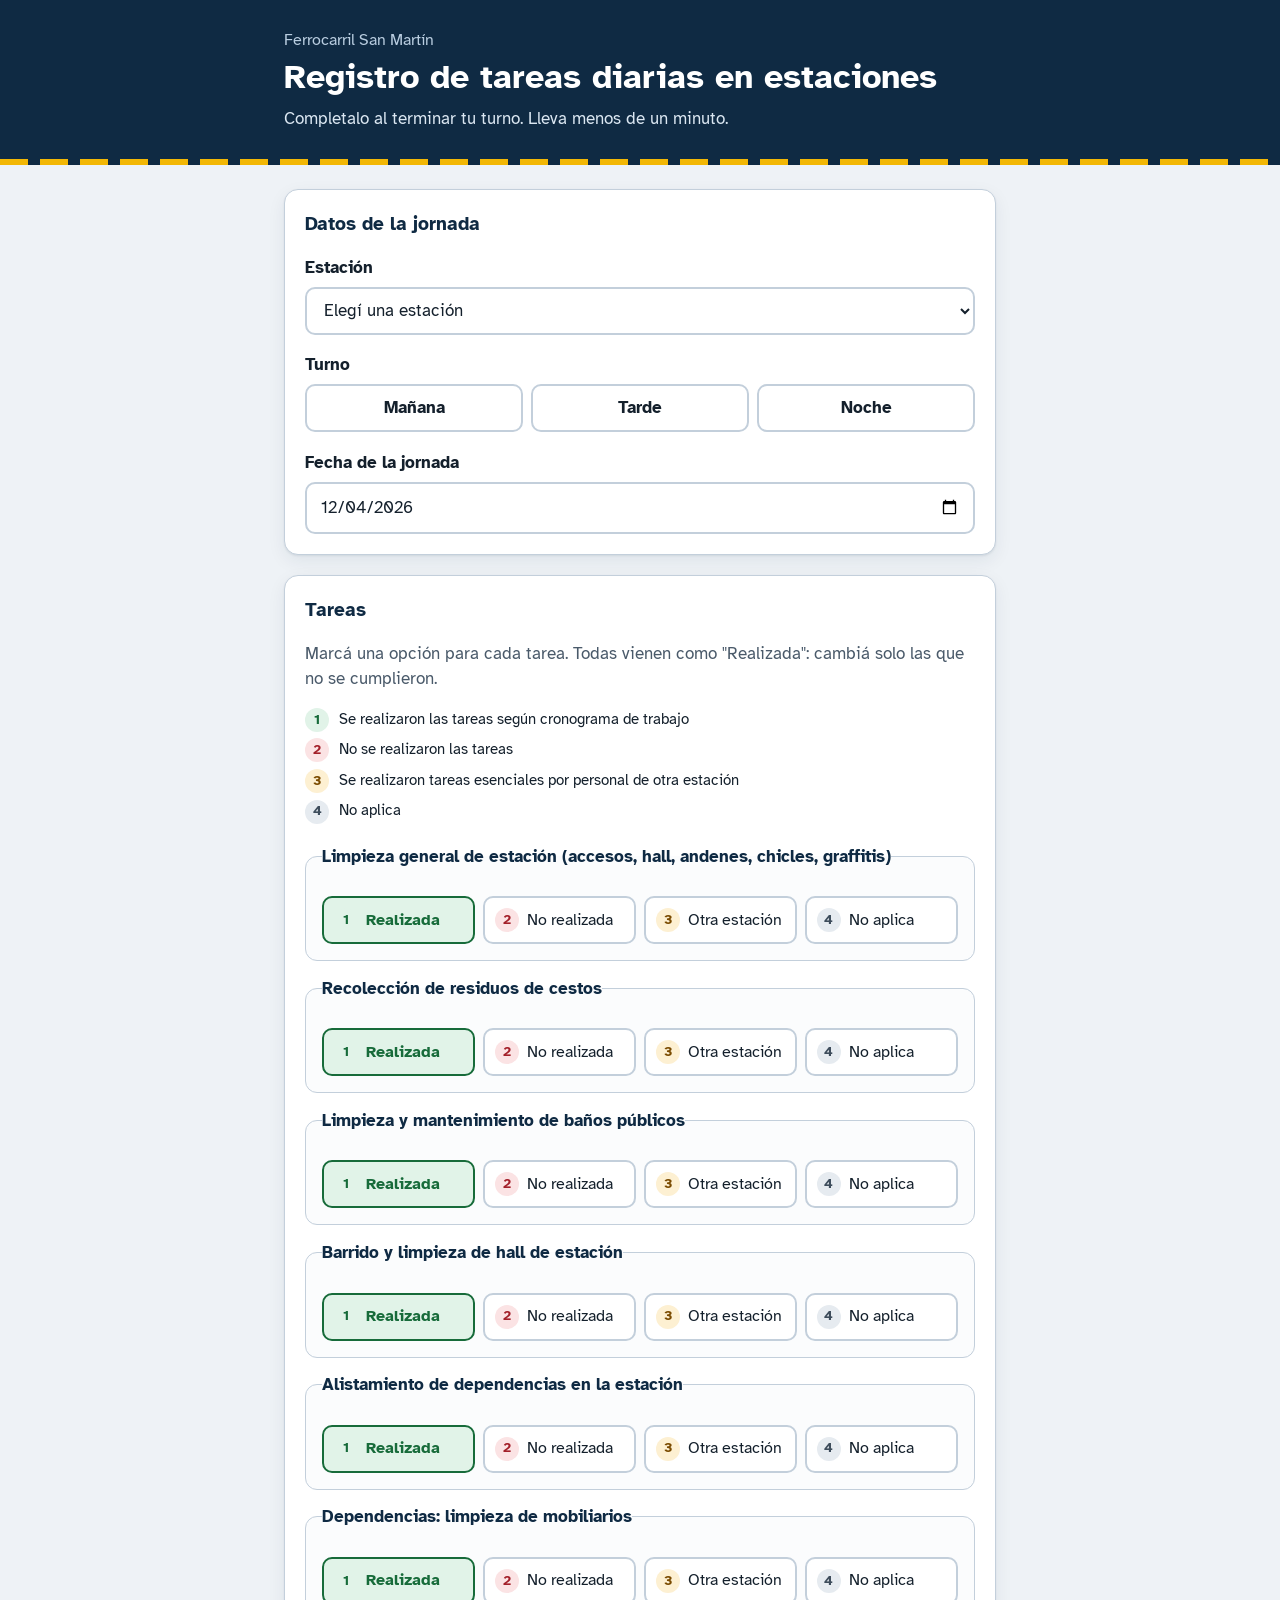
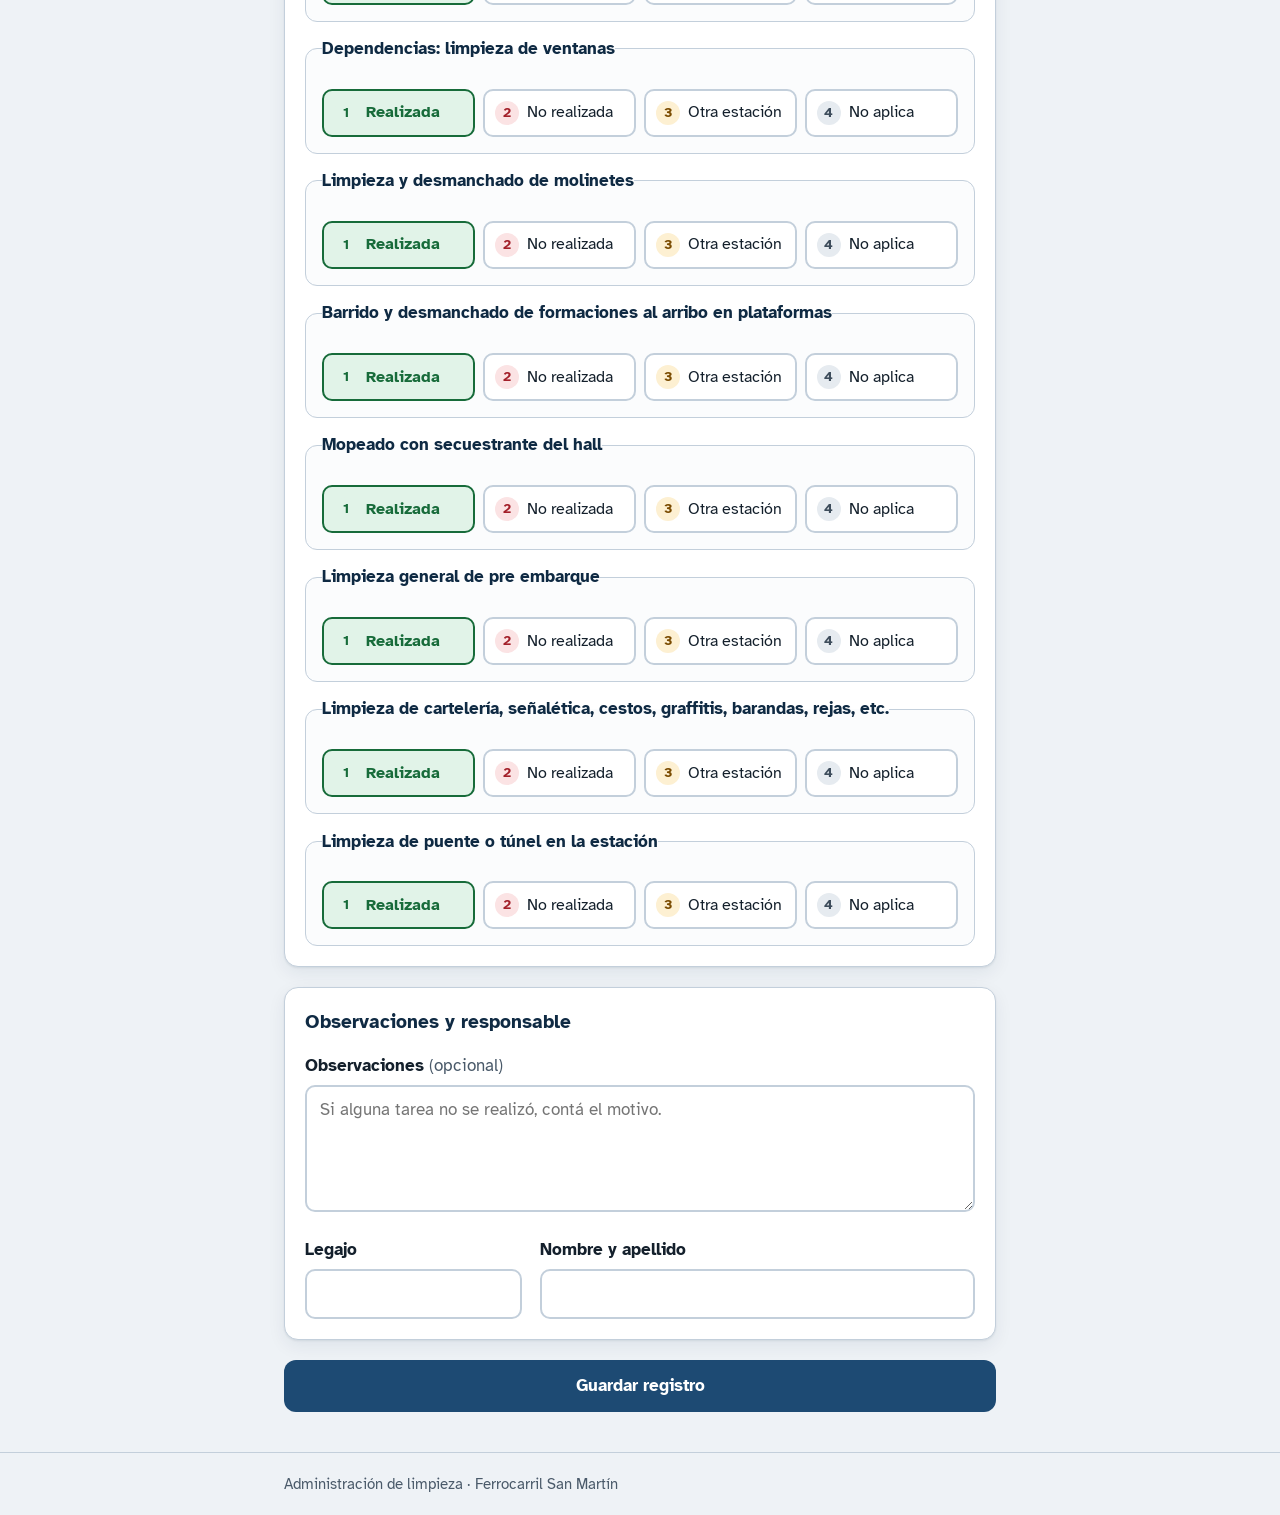
<file: index.html>
<!DOCTYPE html>
<html lang="es">

<head>
  <meta charset="UTF-8">
  <meta name="viewport" content="width=device-width, initial-scale=1">
  <title>Registro de tareas diarias · Estaciones</title>
  <meta name="theme-color" content="#0f2a43">
  <link rel="preconnect" href="https://fonts.googleapis.com">
  <link rel="preconnect" href="https://fonts.gstatic.com" crossorigin>
  <link href="https://fonts.googleapis.com/css2?family=Atkinson+Hyperlegible:wght@400;700&display=swap"
    rel="stylesheet">
  <link rel="stylesheet" href="styles.css">
</head>

<body>
  <a class="skip-link" href="#formulario">Ir al formulario</a>

  <header class="cabecera">
    <div class="contenedor">
      <p class="cabecera__linea">Ferrocarril San Martín</p>
      <h1 class="cabecera__titulo">Registro de tareas diarias en estaciones</h1>
      <p class="cabecera__texto">Completalo al terminar tu turno. Lleva menos de un minuto.</p>
    </div>
  </header>

  <main class="contenedor principal">
    <div id="aviso" class="mensaje mensaje--aviso" role="alert" hidden></div>

    <form id="formulario" class="formulario" novalidate>

      <section class="bloque" aria-labelledby="t-jornada">
        <h2 id="t-jornada" class="bloque__titulo">Datos de la jornada</h2>

        <div class="campo">
          <label for="estacion">Estación</label>
          <select id="estacion" name="estacion" required aria-describedby="error-estacion">
            <option value="">Elegí una estación</option>
          </select>
          <p id="error-estacion" class="error" hidden></p>
        </div>

        <fieldset class="campo">
          <legend>Turno</legend>
          <div id="turnos" class="segmentado"></div>
          <p id="error-turno" class="error" hidden></p>
        </fieldset>

        <div class="campo">
          <label for="fecha">Fecha de la jornada</label>
          <input type="date" id="fecha" name="fecha" required aria-describedby="error-fecha">
          <p id="error-fecha" class="error" hidden></p>
        </div>
      </section>

      <section class="bloque" aria-labelledby="t-tareas">
        <h2 id="t-tareas" class="bloque__titulo">Tareas</h2>
        <p class="ayuda">Marcá una opción para cada tarea. Todas vienen como "Realizada": cambiá solo las que no se
          cumplieron.</p>
        <ul id="leyenda" class="leyenda"></ul>
        <div id="tareas" class="tareas"></div>
      </section>

      <section class="bloque" aria-labelledby="t-cierre">
        <h2 id="t-cierre" class="bloque__titulo">Observaciones y responsable</h2>

        <div class="campo">
          <label for="observaciones">Observaciones <span class="opcional">(opcional)</span></label>
          <textarea id="observaciones" name="observaciones" rows="4" maxlength="1000"
            placeholder="Si alguna tarea no se realizó, contá el motivo."></textarea>
        </div>

        <div class="fila">
          <div class="campo">
            <label for="legajo">Legajo</label>
            <input type="text" id="legajo" name="legajo" inputmode="numeric" maxlength="15" autocomplete="off" required
              aria-describedby="error-legajo">
            <p id="error-legajo" class="error" hidden></p>
          </div>
          <div class="campo">
            <label for="nombre">Nombre y apellido</label>
            <input type="text" id="nombre" name="nombre" maxlength="80" autocomplete="name" required
              aria-describedby="error-nombre">
            <p id="error-nombre" class="error" hidden></p>
          </div>
        </div>
      </section>

      <div id="estado" class="mensaje mensaje--error" role="alert" hidden></div>

      <button type="submit" id="enviar" class="boton">Guardar registro</button>
    </form>

    <section id="exito" class="exito" aria-live="polite" hidden>
      <div class="exito__icono" aria-hidden="true">
        <svg viewBox="0 0 24 24" fill="none" stroke="currentColor" stroke-width="2.5" stroke-linecap="round"
          stroke-linejoin="round" focusable="false">
          <path d="M5 12.5l4.5 4.5L19 7.5" />
        </svg>
      </div>
      <h2 id="exito-titulo" class="exito__titulo" tabindex="-1">Registro guardado</h2>
      <p id="exito-detalle" class="exito__texto"></p>
      <button type="button" id="otra" class="boton">Cargar otra jornada</button>
    </section>
  </main>

  <footer class="pie">
    <div class="contenedor">
      <p>Administración de limpieza · Ferrocarril San Martín</p>
    </div>
  </footer>

  <script src="./config.js"></script>
  <script src="./app.js"></script>
</body>

</html>
</file>
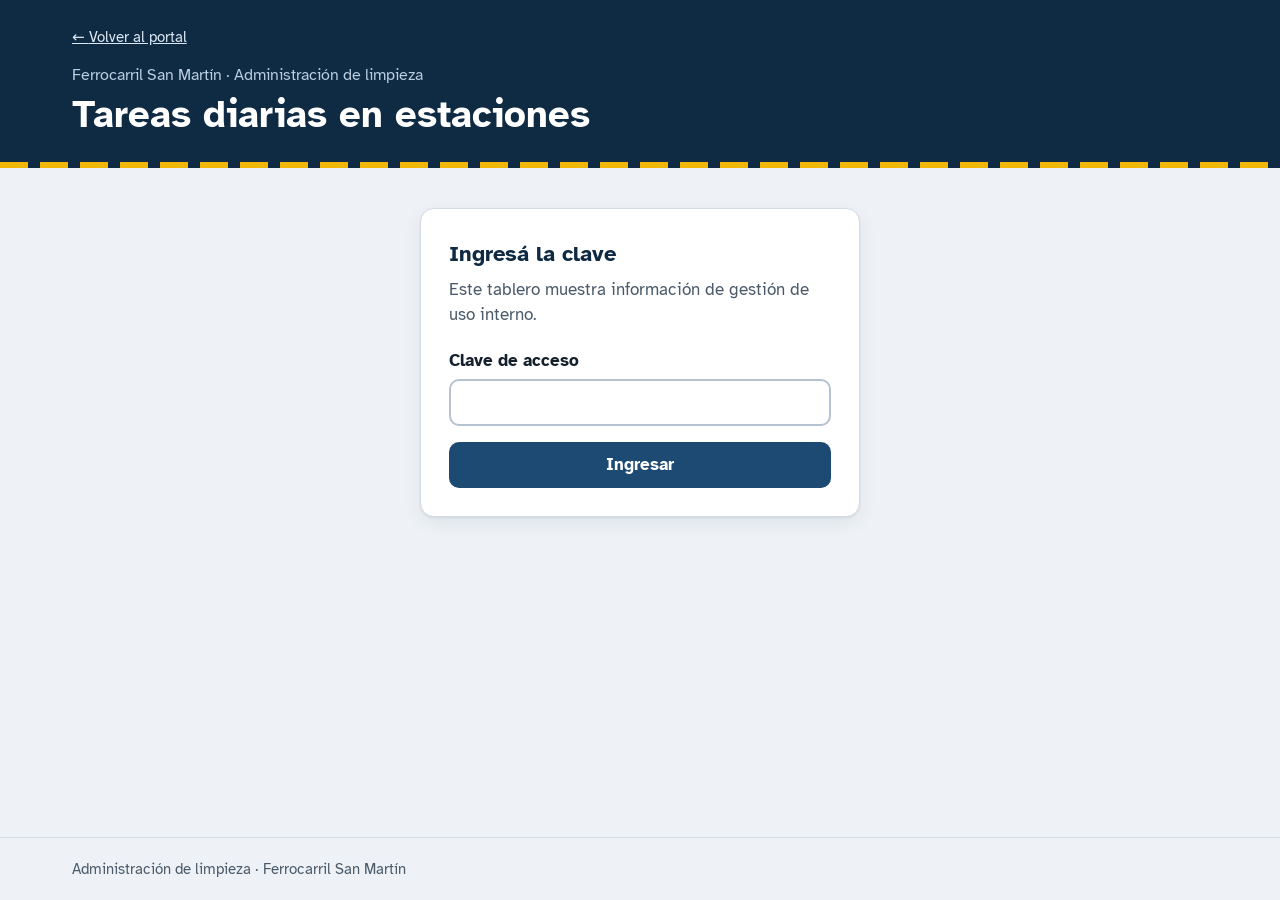
<file: dashboard.html>
<!DOCTYPE html>
<html lang="es">

<head>
  <meta charset="UTF-8">
  <meta name="viewport" content="width=device-width, initial-scale=1">
  <title>Tablero · Registro de tareas diarias en estaciones</title>
  <meta name="robots" content="noindex">
  <meta name="theme-color" content="#0f2a43">
  <link rel="preconnect" href="https://fonts.googleapis.com">
  <link rel="preconnect" href="https://fonts.gstatic.com" crossorigin>
  <link href="https://fonts.googleapis.com/css2?family=Atkinson+Hyperlegible:wght@400;700&display=swap"
    rel="stylesheet">
  <link rel="stylesheet" href="./mnt/user-data/outputs/registro-tareas/dashboard/css/styles.css">
</head>

<body>
  <a class="skip-link" href="#contenido">Saltar al contenido</a>

  <header class="cabecera">
    <div class="contenedor">
      <a id="volver" class="cabecera__volver" href="#" hidden>Volver al portal</a>
      <p class="cabecera__linea">Ferrocarril San Martín · Administración de limpieza</p>
      <h1 class="cabecera__titulo">Tareas diarias en estaciones</h1>
    </div>
  </header>

  <main id="contenido" class="contenedor principal">

    <!-- Acceso -->
    <section id="acceso" class="acceso" aria-labelledby="t-acceso">
      <h2 id="t-acceso" class="acceso__titulo">Ingresá la clave</h2>
      <p class="acceso__texto">Este tablero muestra información de gestión de uso interno.</p>
      <form id="form-acceso" novalidate>
        <label for="clave">Clave de acceso</label>
        <input type="password" id="clave" autocomplete="current-password" required aria-describedby="error-acceso">
        <p id="error-acceso" class="error" role="alert" hidden></p>
        <button type="submit" id="btn-acceso" class="boton">Ingresar</button>
      </form>
    </section>

    <!-- Tablero -->
    <div id="panel" hidden>

      <div class="filtros" role="group" aria-label="Filtros del tablero">
        <div class="filtro">
          <label for="f-mes">Mes</label>
          <input type="month" id="f-mes">
        </div>
        <div class="filtro">
          <label for="f-estacion">Estación</label>
          <select id="f-estacion">
            <option value="">Todas</option>
          </select>
        </div>
        <div class="filtro">
          <label for="f-turno">Turno</label>
          <select id="f-turno">
            <option value="">Todos</option>
          </select>
        </div>
        <div class="filtro filtro--acciones">
          <button type="button" id="btn-actualizar" class="boton boton--sec">Actualizar</button>
          <button type="button" id="btn-salir" class="boton boton--texto">Salir</button>
        </div>
      </div>
      <p id="estado-carga" class="estado-carga" role="status" aria-live="polite"></p>

      <section class="kpis" aria-label="Indicadores del período" id="kpis"></section>

      <div class="paneles">
        <section class="panel" aria-labelledby="t-estacion">
          <h2 id="t-estacion" class="panel__titulo">Cumplimiento por estación</h2>
          <p class="panel__ayuda">Tareas realizadas según cronograma sobre las que aplican.</p>
          <ul id="por-estacion" class="barras"></ul>
        </section>

        <div class="columna">
          <section class="panel" aria-labelledby="t-turno">
            <h2 id="t-turno" class="panel__titulo">Cumplimiento por turno</h2>
            <ul id="por-turno" class="barras"></ul>
          </section>
          <section class="panel" aria-labelledby="t-tarea">
            <h2 id="t-tarea" class="panel__titulo">Cumplimiento por tarea</h2>
            <ul id="por-tarea" class="barras barras--tareas"></ul>
          </section>
        </div>
      </div>

      <section class="panel panel--ancho" aria-labelledby="t-grilla">
        <h2 id="t-grilla" class="panel__titulo">Grilla mensual</h2>
        <div id="grilla"></div>
      </section>

      <section class="panel panel--ancho" aria-labelledby="t-incid">
        <h2 id="t-incid" class="panel__titulo">Tareas no realizadas o cubiertas por otra estación</h2>
        <div id="incidencias"></div>
      </section>
    </div>
  </main>

  <footer class="pie">
    <div class="contenedor">
      <p>Administración de limpieza · Ferrocarril San Martín</p>
    </div>
  </footer>

  <script src="./mnt/user-data/outputs/registro-tareas/dashboard/js/config.js"></script>
  <script src="./mnt/user-data/outputs/registro-tareas/dashboard/js/app.js"></script>
</body>

</html>
</file>
<file: styles.css>
/* ==========================================================
   Registro de tareas diarias · Formulario de carga
   Misma base visual que el portal.
   ========================================================== */

:root {
  --riel: #0f2a43;
  --riel-medio: #1d4a73;
  --senal: #f2b705;
  --fondo: #eef2f6;
  --superficie: #ffffff;
  --borde: #c3cfdb;
  --texto: #14202c;
  --texto-suave: #4a5a6a;

  --c1: #176b3a; --c1-fondo: #e1f3e8;
  --c2: #a3202a; --c2-fondo: #fbe3e4;
  --c3: #7a4b00; --c3-fondo: #fdf0d2;
  --c4: #3e4d5c; --c4-fondo: #e6ebf0;

  --radio: 14px;
  --sombra: 0 1px 2px rgba(15, 42, 67, .08), 0 6px 18px rgba(15, 42, 67, .07);
  --ancho: 760px;
}

*, *::before, *::after { box-sizing: border-box; }
html { -webkit-text-size-adjust: 100%; }

body {
  margin: 0;
  min-height: 100vh;
  display: flex;
  flex-direction: column;
  font-family: "Atkinson Hyperlegible", system-ui, -apple-system, "Segoe UI", Roboto, sans-serif;
  font-size: 1.0625rem;
  line-height: 1.5;
  color: var(--texto);
  background: var(--fondo);
}

.contenedor {
  width: 100%;
  max-width: var(--ancho);
  margin-inline: auto;
  padding-inline: clamp(1rem, 4vw, 1.5rem);
}

/* ---------- Accesibilidad ---------- */

.skip-link {
  position: absolute; left: 1rem; top: -4rem; z-index: 10;
  padding: .75rem 1rem; background: var(--senal); color: var(--riel);
  font-weight: 700; border-radius: 8px; text-decoration: none;
}
.skip-link:focus { top: 1rem; }

:focus-visible { outline: 3px solid var(--senal); outline-offset: 2px; }
input:focus-visible, select:focus-visible, textarea:focus-visible {
  outline: 3px solid var(--riel-medio);
  outline-offset: 1px;
}

/* ---------- Cabecera ---------- */

.cabecera {
  position: relative;
  background: var(--riel);
  color: #fff;
  padding-block: 1.75rem 2.1rem;
}
.cabecera::after {
  content: "";
  position: absolute; inset: auto 0 0 0; height: 6px;
  background: repeating-linear-gradient(90deg, var(--senal) 0 28px, transparent 28px 40px);
}
.cabecera__linea { margin: 0 0 .35rem; color: #b9cde0; font-size: 1rem; }
.cabecera__titulo { margin: 0; font-size: clamp(1.5rem, 5.5vw, 2.1rem); line-height: 1.15; }
.cabecera__texto { margin: .6rem 0 0; color: #dbe7f2; }

/* ---------- Formulario ---------- */

.principal { flex: 1; padding-block: 1.5rem 2.5rem; }

.formulario { display: grid; gap: 1.25rem; }

.bloque {
  background: var(--superficie);
  border: 1px solid var(--borde);
  border-radius: var(--radio);
  box-shadow: var(--sombra);
  padding: 1.25rem;
}
.bloque__titulo { margin: 0 0 1rem; font-size: 1.2rem; color: var(--riel); }

.campo { margin: 0 0 1.1rem; padding: 0; border: 0; min-width: 0; }
.campo:last-child { margin-bottom: 0; }

label, legend { display: block; padding: 0; margin-bottom: .4rem; font-weight: 700; }
.opcional { font-weight: 400; color: var(--texto-suave); }

input[type="text"], input[type="date"], select, textarea {
  width: 100%;
  min-height: 3rem;
  padding: .65rem .8rem;
  font: inherit;
  color: var(--texto);
  background: #fff;
  border: 2px solid var(--borde);
  border-radius: 10px;
}
textarea { resize: vertical; }

.campo--invalido input, .campo--invalido select, .campo--invalido textarea { border-color: var(--c2); }

.error { margin: .4rem 0 0; color: var(--c2); font-weight: 700; font-size: .95rem; }

.ayuda { margin: 0 0 1rem; color: var(--texto-suave); }

.fila { display: grid; gap: 1.1rem; }
@media (min-width: 560px) { .fila { grid-template-columns: 1fr 2fr; } .fila .campo { margin-bottom: 0; } }

/* Turno: tres botones grandes */
.segmentado { display: grid; grid-template-columns: repeat(3, 1fr); gap: .5rem; }
.segmentado input, .opciones input {
  position: absolute; width: 1px; height: 1px; opacity: 0; pointer-events: none;
}
.segmentado label {
  margin: 0; min-height: 3rem; display: grid; place-items: center;
  text-align: center; font-weight: 700;
  border: 2px solid var(--borde); border-radius: 10px; background: #fff; cursor: pointer;
}
.segmentado input:checked + label { background: var(--riel); border-color: var(--riel); color: #fff; }
.segmentado input:focus-visible + label,
.opciones input:focus-visible + label { outline: 3px solid var(--senal); outline-offset: 2px; }

/* ---------- Leyenda y tareas ---------- */

.leyenda { list-style: none; margin: 0 0 1.25rem; padding: 0; display: grid; gap: .4rem; font-size: .95rem; }
.leyenda li { display: flex; gap: .6rem; align-items: baseline; }
.leyenda .num, .opcion__num {
  display: inline-grid; place-items: center; flex: none;
  width: 1.5rem; height: 1.5rem; border-radius: 50%;
  font-size: .85rem; font-weight: 700;
}
.n1 { background: var(--c1-fondo); color: var(--c1); }
.n2 { background: var(--c2-fondo); color: var(--c2); }
.n3 { background: var(--c3-fondo); color: var(--c3); }
.n4 { background: var(--c4-fondo); color: var(--c4); }

.tareas { display: grid; gap: .9rem; }

.tarea {
  margin: 0; padding: 1rem; min-width: 0;
  border: 1px solid var(--borde); border-radius: 12px; background: #fbfcfd;
}
.tarea__nombre { padding: 0; margin: 0 0 .7rem; font-weight: 700; color: var(--riel); }

.opciones { display: grid; grid-template-columns: repeat(2, 1fr); gap: .5rem; }
@media (min-width: 640px) { .opciones { grid-template-columns: repeat(4, 1fr); } }

.opcion {
  margin: 0; min-height: 3rem; padding: .4rem .6rem;
  display: flex; align-items: center; gap: .5rem;
  font-weight: 400; font-size: .98rem; line-height: 1.2;
  border: 2px solid var(--borde); border-radius: 10px; background: #fff; cursor: pointer;
}
.opciones input:checked + .opcion { font-weight: 700; }
.opciones input:checked + .opcion--c1 { border-color: var(--c1); background: var(--c1-fondo); color: var(--c1); }
.opciones input:checked + .opcion--c2 { border-color: var(--c2); background: var(--c2-fondo); color: var(--c2); }
.opciones input:checked + .opcion--c3 { border-color: var(--c3); background: var(--c3-fondo); color: var(--c3); }
.opciones input:checked + .opcion--c4 { border-color: var(--c4); background: var(--c4-fondo); color: var(--c4); }

/* ---------- Mensajes y botón ---------- */

.mensaje { margin: 0 0 1.25rem; padding: 1rem 1.25rem; border-radius: var(--radio); font-weight: 700; }
.mensaje--aviso { background: var(--c3-fondo); color: var(--c3); }
.mensaje--error { margin: 0; background: var(--c2-fondo); color: var(--c2); }

.boton {
  min-height: 3.25rem; padding: .75rem 1.5rem;
  font: inherit; font-weight: 700; color: #fff;
  background: var(--riel-medio); border: 0; border-radius: 12px; cursor: pointer;
  transition: background .2s ease;
}
.boton:hover { background: var(--riel); }
.boton:disabled { background: #7f93a6; cursor: wait; }
.formulario .boton { width: 100%; }

/* ---------- Pantalla de éxito ---------- */

.exito {
  text-align: center;
  background: var(--superficie);
  border: 1px solid var(--borde);
  border-radius: var(--radio);
  box-shadow: var(--sombra);
  padding: 2rem 1.25rem;
}
.exito__icono {
  display: grid; place-items: center; margin: 0 auto 1rem;
  width: 4rem; height: 4rem; border-radius: 50%;
  background: var(--c1-fondo); color: var(--c1);
}
.exito__icono svg { width: 2rem; height: 2rem; }
.exito__titulo { margin: 0 0 .5rem; font-size: 1.5rem; color: var(--riel); }
.exito__titulo:focus { outline: none; }
.exito__texto { margin: 0 auto 1.5rem; max-width: 40ch; color: var(--texto-suave); }

/* ---------- Pie ---------- */

.pie { padding-block: 1.25rem; border-top: 1px solid var(--borde); color: var(--texto-suave); font-size: .9375rem; }
.pie p { margin: 0; }

@media (prefers-reduced-motion: reduce) {
  *, *::before, *::after { transition: none !important; animation: none !important; }
}

@media (forced-colors: active) {
  .segmentado label, .opcion { border: 2px solid ButtonText; }
  .segmentado input:checked + label, .opciones input:checked + .opcion { border-color: Highlight; outline: 2px solid Highlight; }
}
</file>
<file: mnt/user-data/outputs/registro-tareas/dashboard/css/styles.css>
/* ==========================================================
   Registro de tareas diarias · Dashboard
   Misma base visual que el portal.
   ========================================================== */

:root {
  --riel: #0f2a43;
  --riel-medio: #1d4a73;
  --senal: #f2b705;
  --fondo: #eef2f6;
  --superficie: #ffffff;
  --borde: #d3dce6;
  --borde-fuerte: #b4c2d1;
  --texto: #14202c;
  --texto-suave: #4a5a6a;

  --c1: #176b3a; --c1-fondo: #e1f3e8;
  --c2: #a3202a; --c2-fondo: #fbe3e4;
  --c3: #7a4b00; --c3-fondo: #fdf0d2;
  --c4: #3e4d5c; --c4-fondo: #e6ebf0;

  --radio: 14px;
  --sombra: 0 1px 2px rgba(15, 42, 67, .08), 0 6px 18px rgba(15, 42, 67, .07);
  --ancho: 1200px;
}

*, *::before, *::after { box-sizing: border-box; }
html { -webkit-text-size-adjust: 100%; }

body {
  margin: 0;
  min-height: 100vh;
  display: flex;
  flex-direction: column;
  font-family: "Atkinson Hyperlegible", system-ui, -apple-system, "Segoe UI", Roboto, sans-serif;
  font-size: 1.0625rem;
  line-height: 1.5;
  color: var(--texto);
  background: var(--fondo);
}

.contenedor {
  width: 100%;
  max-width: var(--ancho);
  margin-inline: auto;
  padding-inline: clamp(1rem, 4vw, 2rem);
}

[hidden] { display: none !important; }

/* ---------- Accesibilidad ---------- */

.skip-link {
  position: absolute; left: 1rem; top: -4rem; z-index: 10;
  padding: .75rem 1rem; background: var(--senal); color: var(--riel);
  font-weight: 700; border-radius: 8px; text-decoration: none;
}
.skip-link:focus { top: 1rem; }
:focus-visible { outline: 3px solid var(--senal); outline-offset: 2px; }
input:focus-visible, select:focus-visible { outline: 3px solid var(--riel-medio); outline-offset: 1px; }

/* ---------- Cabecera ---------- */

.cabecera {
  position: relative;
  background: var(--riel);
  color: #fff;
  padding-block: 1.5rem 2rem;
}
.cabecera::after {
  content: "";
  position: absolute; inset: auto 0 0 0; height: 6px;
  background: repeating-linear-gradient(90deg, var(--senal) 0 28px, transparent 28px 40px);
}
.cabecera__volver {
  display: inline-block; margin-bottom: .9rem;
  color: #dbe7f2; font-size: .95rem;
}
.cabecera__volver::before { content: "← "; }
.cabecera__linea { margin: 0 0 .35rem; color: #b9cde0; font-size: 1rem; }
.cabecera__titulo { margin: 0; font-size: clamp(1.6rem, 5vw, 2.4rem); line-height: 1.12; }

.principal { flex: 1; padding-block: 1.5rem 2.5rem; }

/* ---------- Formularios y botones ---------- */

label { display: block; margin-bottom: .35rem; font-weight: 700; }

input[type="password"], input[type="month"], select {
  width: 100%;
  min-height: 2.9rem;
  padding: .55rem .75rem;
  font: inherit;
  color: var(--texto);
  background: #fff;
  border: 2px solid var(--borde-fuerte);
  border-radius: 10px;
}

.boton {
  min-height: 2.9rem; padding: .6rem 1.25rem;
  font: inherit; font-weight: 700; color: #fff;
  background: var(--riel-medio); border: 0; border-radius: 10px; cursor: pointer;
  transition: background .2s ease;
}
.boton:hover { background: var(--riel); }
.boton:disabled { background: #7f93a6; cursor: wait; }
.boton--sec { background: #fff; color: var(--riel-medio); border: 2px solid var(--riel-medio); }
.boton--sec:hover { background: #e8f0f7; }
.boton--texto { background: transparent; color: var(--texto-suave); }
.boton--texto:hover { background: #e2e9f0; }

.error { margin: .5rem 0 0; color: var(--c2); font-weight: 700; }

/* ---------- Acceso ---------- */

.acceso {
  max-width: 440px;
  margin: 1rem auto;
  padding: 1.75rem;
  background: var(--superficie);
  border: 1px solid var(--borde);
  border-radius: var(--radio);
  box-shadow: var(--sombra);
}
.acceso__titulo { margin: 0 0 .4rem; font-size: 1.4rem; color: var(--riel); }
.acceso__texto { margin: 0 0 1.25rem; color: var(--texto-suave); }
.acceso .boton { width: 100%; margin-top: 1rem; }

/* ---------- Filtros ---------- */

.filtros {
  display: grid;
  gap: .9rem;
  grid-template-columns: repeat(auto-fit, minmax(170px, 1fr));
  align-items: end;
  padding: 1rem 1.25rem;
  background: var(--superficie);
  border: 1px solid var(--borde);
  border-radius: var(--radio);
  box-shadow: var(--sombra);
}
.filtro--acciones { display: flex; gap: .5rem; flex-wrap: wrap; }

.estado-carga { margin: .6rem .25rem 1.25rem; min-height: 1.5em; color: var(--texto-suave); font-size: .95rem; }

/* ---------- Indicadores ---------- */

.kpis {
  display: grid;
  gap: 1rem;
  grid-template-columns: repeat(auto-fit, minmax(220px, 1fr));
  margin-bottom: 1.25rem;
}
.kpi {
  padding: 1.1rem 1.25rem;
  background: var(--superficie);
  border: 1px solid var(--borde);
  border-left: 6px solid var(--riel-medio);
  border-radius: var(--radio);
  box-shadow: var(--sombra);
}
.kpi--c2 { border-left-color: var(--c2); }
.kpi--c3 { border-left-color: var(--senal); }
.kpi__etiqueta { margin: 0; font-weight: 700; color: var(--texto-suave); }
.kpi__valor { margin: .15rem 0; font-size: 2.3rem; font-weight: 700; line-height: 1.1; color: var(--riel); }
.kpi__nota { margin: 0; font-size: .95rem; color: var(--texto-suave); }

/* ---------- Paneles ---------- */

.paneles {
  display: grid;
  gap: 1.25rem;
  grid-template-columns: repeat(auto-fit, minmax(min(100%, 480px), 1fr));
  align-items: start;
  margin-bottom: 1.25rem;
}
.columna { display: grid; gap: 1.25rem; min-width: 0; }

.panel {
  min-width: 0;
  padding: 1.25rem;
  background: var(--superficie);
  border: 1px solid var(--borde);
  border-radius: var(--radio);
  box-shadow: var(--sombra);
}
.panel--ancho { margin-bottom: 1.25rem; }
.panel__titulo { margin: 0 0 .35rem; font-size: 1.2rem; color: var(--riel); }
.panel__ayuda { margin: 0 0 1rem; font-size: .95rem; color: var(--texto-suave); }
.panel__titulo + .barras { margin-top: .9rem; }
.vacio { margin: 0; padding: .75rem 0; color: var(--texto-suave); }

/* ---------- Barras de cumplimiento ---------- */

.barras { list-style: none; margin: 0; padding: 0; display: grid; gap: .7rem; }

.barra {
  display: grid;
  grid-template-columns: minmax(7.5rem, 11rem) 1fr auto;
  gap: .3rem .75rem;
  align-items: center;
}
.barras--tareas .barra { grid-template-columns: 1fr; }
.barras--tareas .barra__pista { order: 2; }
.barras--tareas .barra__valor { order: 1; text-align: left; }

.barra__nombre { font-size: .98rem; line-height: 1.3; }
.barra__pista { height: .85rem; background: #e3e9f0; border-radius: 999px; overflow: hidden; }
.barra__relleno { height: 100%; background: var(--riel-medio); border-radius: 999px; }
.barra__valor { min-width: 6.5rem; text-align: right; font-weight: 700; font-size: .98rem; white-space: nowrap; }
.barra__valor small { display: block; font-weight: 400; font-size: .8rem; color: var(--texto-suave); }
.barra--vacia .barra__valor { color: var(--texto-suave); font-weight: 400; }

.barras--tareas .barra__valor small { display: inline; margin-left: .4rem; }

@media (max-width: 520px) {
  .barra { grid-template-columns: 1fr auto; }
  .barra__pista { grid-column: 1 / -1; order: 3; }
}

/* ---------- Grilla mensual ---------- */

.grilla-scroll {
  overflow-x: auto;
  border: 1px solid var(--borde);
  border-radius: 10px;
}
.grilla { border-collapse: collapse; font-size: .85rem; width: max-content; min-width: 100%; }
.grilla caption { text-align: left; padding: .6rem .8rem; font-weight: 700; color: var(--riel); }
.grilla th, .grilla td { border: 1px solid var(--borde); padding: 0; text-align: center; }
.grilla thead th { background: #f1f5f9; padding: .35rem 0; min-width: 1.9rem; font-weight: 700; }
.grilla tbody th {
  position: sticky; left: 0; z-index: 1;
  min-width: 12rem; max-width: 16rem; padding: .45rem .6rem;
  text-align: left; font-weight: 400; background: #fff; line-height: 1.25;
}
.grilla thead th:first-child { position: sticky; left: 0; z-index: 2; text-align: left; padding-left: .6rem; }
.grilla td { height: 2rem; font-weight: 700; }
.g1 { background: var(--c1-fondo); color: var(--c1); }
.g2 { background: var(--c2-fondo); color: var(--c2); }
.g3 { background: var(--c3-fondo); color: var(--c3); }
.g4 { background: var(--c4-fondo); color: var(--c4); }

.leyenda { list-style: none; margin: .9rem 0 0; padding: 0; display: flex; flex-wrap: wrap; gap: .4rem 1.25rem; font-size: .92rem; }
.leyenda li { display: flex; align-items: center; gap: .45rem; }
.leyenda .num {
  display: inline-grid; place-items: center;
  width: 1.5rem; height: 1.5rem; border-radius: 6px; font-weight: 700; font-size: .85rem;
}

/* ---------- Tabla de incidencias ---------- */

.tabla-scroll { overflow-x: auto; border: 1px solid var(--borde); border-radius: 10px; }
.tabla { width: 100%; border-collapse: collapse; font-size: .95rem; min-width: 720px; }
.tabla th { text-align: left; background: #f1f5f9; padding: .6rem .75rem; white-space: nowrap; }
.tabla td { padding: .6rem .75rem; border-top: 1px solid var(--borde); vertical-align: top; }
.tabla td.obs { min-width: 14rem; color: var(--texto-suave); }

.chip { display: inline-block; padding: .15rem .6rem; border-radius: 999px; font-weight: 700; font-size: .85rem; white-space: nowrap; }
.chip--2 { background: var(--c2-fondo); color: var(--c2); }
.chip--3 { background: var(--c3-fondo); color: var(--c3); }

.nota-tabla { margin: .75rem 0 0; font-size: .92rem; color: var(--texto-suave); }

/* ---------- Pie ---------- */

.pie { padding-block: 1.25rem; border-top: 1px solid var(--borde); color: var(--texto-suave); font-size: .9375rem; }
.pie p { margin: 0; }

@media (prefers-reduced-motion: reduce) {
  *, *::before, *::after { transition: none !important; animation: none !important; }
}

@media (forced-colors: active) {
  .barra__relleno { background: Highlight; }
  .g1, .g2, .g3, .g4 { border: 1px solid CanvasText; }
}

@media print {
  .filtros, .cabecera__volver, .skip-link, .boton { display: none !important; }
  .cabecera { background: none; color: #000; }
  .cabecera::after { display: none; }
  .panel, .kpi { box-shadow: none; break-inside: avoid; }
}
</file>
